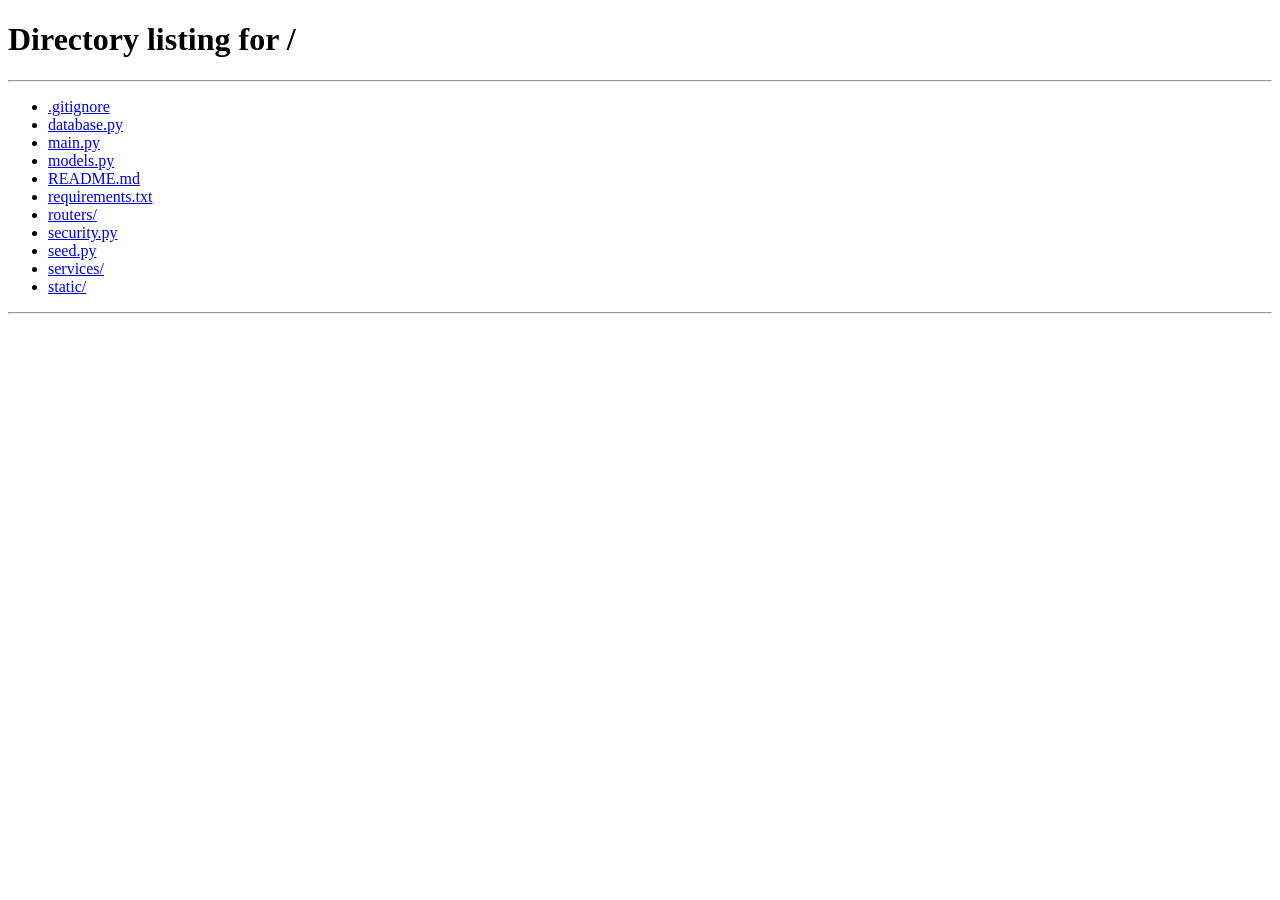
<file: static/index.html>
<!DOCTYPE html>
<html lang="tr">
<head>
  <meta charset="UTF-8">
  <meta name="viewport" content="width=device-width, initial-scale=1.0">
  <title>SubWatch — Panel</title>
  <link rel="icon" type="image/png" href="/static/favicon.png">
  <link rel="stylesheet" href="/static/style.css">
</head>
<body>
  <header class="topbar">
    <div class="brand">
      <img src="/static/favicon.png" alt="SubWatch logosu" class="brand-logo">
      <div>
        <h1>SubWatch</h1>
        <p>Aboneliklerini tek yerden takip et</p>
      </div>
    </div>
    <div class="user-box">
      <span>Merhaba, <strong id="userName">…</strong></span>
      <button class="danger" id="logoutBtn">Çıkış yap</button>
    </div>
  </header>

  <main>
    <!-- Özet kartları -->
    <section class="stats">
      <div class="stat"><span>Aylık toplam</span><strong id="statMonthly">–</strong></div>
      <div class="stat"><span>Yıllık toplam</span><strong id="statYearly">–</strong></div>
      <div class="stat">
        <span>Bütçe durumu</span><strong id="statBudget">–</strong>
        <div class="bar"><div id="budgetBar"></div></div>
      </div>
      <div class="stat"><span>Aktif abonelik</span><strong id="statCount">–</strong></div>
    </section>

    <div class="columns">
      <section class="card">
        <h2>💡 Akıllı öneriler</h2>
        <ul id="insightList" class="list"></ul>
      </section>
      <section class="card">
        <h2>📅 Önümüzdeki 7 gün</h2>
        <ul id="upcomingList" class="list"></ul>
      </section>
    </div>

    <!-- Abonelik listesi -->
    <section class="card">
      <div class="card-head">
        <h2>Aboneliklerim</h2>
        <span class="muted" id="rateInfo"></span>
      </div>
      <table>
        <thead>
          <tr><th>Servis</th><th>Kategori</th><th>Fiyat</th><th>Döngü</th><th>Sonraki ödeme</th><th></th></tr>
        </thead>
        <tbody id="subTable"></tbody>
      </table>
    </section>

    <!-- Yeni abonelik formu -->
    <section class="card">
      <h2>+ Abonelik ekle</h2>
      <form id="subForm" class="form-grid">
        <label>Servis adı<input name="service_name" placeholder="Netflix" required></label>
        <label>Kategori
          <select name="category">
            <option value="entertainment">Eğlence</option>
            <option value="music">Müzik</option>
            <option value="cloud">Bulut</option>
            <option value="productivity">Verimlilik</option>
            <option value="education">Eğitim</option>
            <option value="gaming">Oyun</option>
            <option value="shopping">Alışveriş</option>
            <option value="other">Diğer</option>
          </select>
        </label>
        <label>Fiyat<input name="price" type="number" min="0.01" step="0.01" required></label>
        <label>Para birimi
          <select name="currency"><option>TRY</option><option>USD</option><option>EUR</option></select>
        </label>
        <label>Döngü
          <select name="billing_cycle">
            <option value="monthly">Aylık</option>
            <option value="yearly">Yıllık</option>
          </select>
        </label>
        <label>Sonraki ödeme<input name="next_payment_date" type="date" required></label>
        <label class="check"><input name="is_trial" type="checkbox"> Deneme sürümü</label>
        <label>Deneme bitişi<input name="trial_end_date" type="date"></label>
        <div class="form-actions"><button type="submit">Ekle</button></div>
      </form>
    </section>
  </main>

  <div id="toast" class="toast"></div>
  <script src="/static/app.js?v=3"></script>
</body>
</html>
</file>
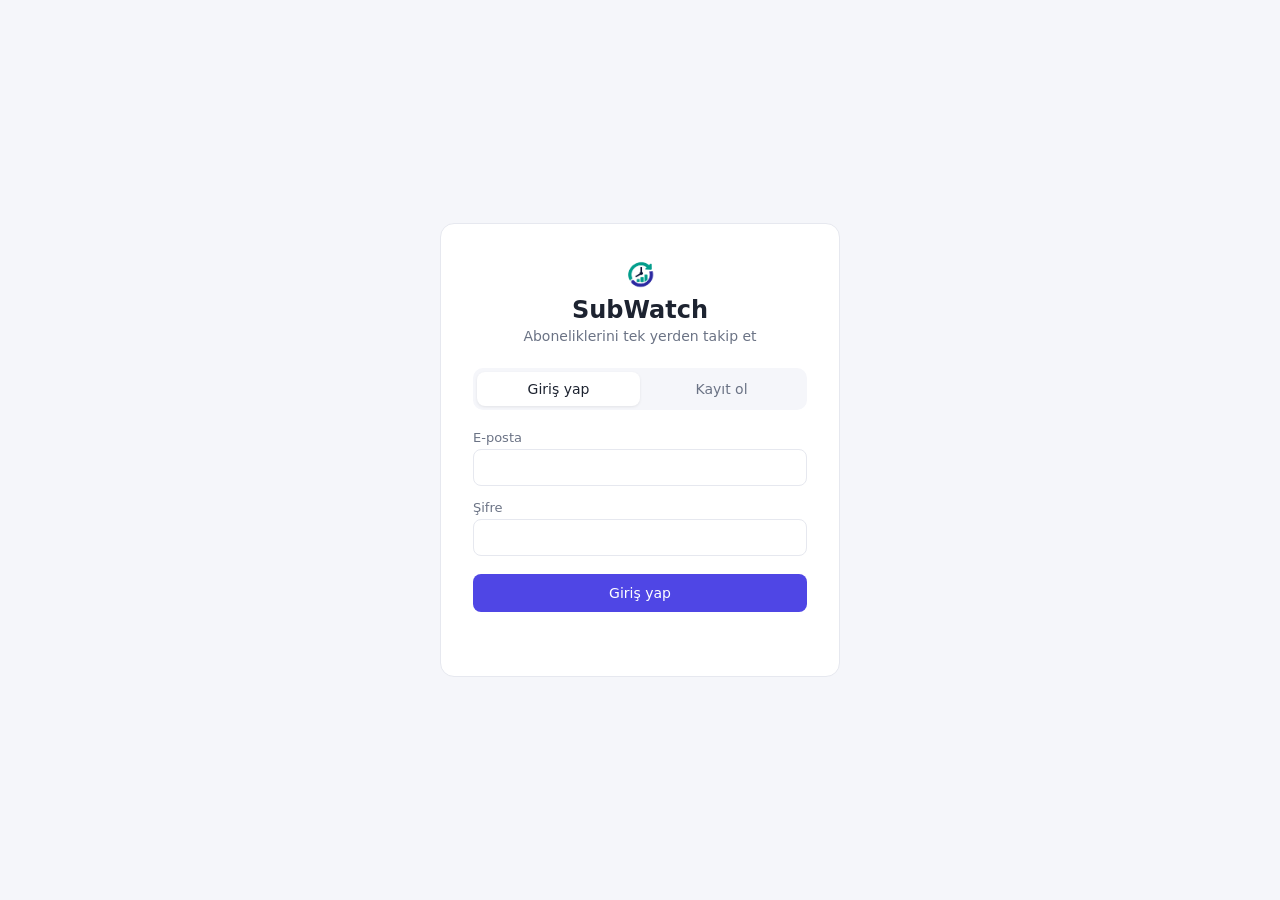
<file: static/login.html>
<!DOCTYPE html>
<html lang="tr">
<head>
  <meta charset="UTF-8">
  <meta name="viewport" content="width=device-width, initial-scale=1.0">
  <title>SubWatch — Giriş</title>
  <link rel="icon" type="image/png" href="/static/favicon.png">
  <link rel="stylesheet" href="/static/style.css">
</head>
<body>
  <div class="auth-page">
    <div class="auth-card">
      <div class="auth-brand">
        <img src="/static/favicon.png" alt="SubWatch logosu" class="brand-logo">
        <h1>SubWatch</h1>
        <p>Aboneliklerini tek yerden takip et</p>
      </div>

      <div class="tabs">
        <button type="button" id="tabLogin" class="active">Giriş yap</button>
        <button type="button" id="tabRegister">Kayıt ol</button>
      </div>

      <form id="loginForm" class="auth-form">
        <label>E-posta<input name="email" type="email" required></label>
        <label>Şifre<input name="password" type="password" required></label>
        <button type="submit">Giriş yap</button>
      </form>

      <form id="registerForm" class="auth-form hidden">
        <label>Ad Soyad<input name="name" required></label>
        <label>E-posta<input name="email" type="email" required></label>
        <label>Şifre (en az 6 karakter)<input name="password" type="password" minlength="6" required></label>
        <label>Aylık abonelik bütçen (TL)<input name="monthly_budget" type="number" min="0" value="1000" required></label>
        <button type="submit">Kayıt ol</button>
      </form>

      <p id="error" class="error"></p>
      
    </div>
  </div>
  <script src="/static/login.js"></script>
</body>
</html>
</file>
<file: static/style.css>
:root {
  --bg: #f5f6fa;
  --card: #ffffff;
  --text: #1d2330;
  --muted: #6b7385;
  --line: #e6e8ef;
  --primary: #4f46e5;
  --danger: #dc2626;
  --warning: #d97706;
  --info: #2563eb;
  --success: #16a34a;
  --radius: 14px;
}

* { box-sizing: border-box; }

body {
  margin: 0;
  font-family: system-ui, -apple-system, "Segoe UI", Roboto, sans-serif;
  background: var(--bg);
  color: var(--text);
}

.hidden { display: none !important; }
.muted { color: var(--muted); font-size: 13px; }

/* ---------- Form elemanları ---------- */
label { display: grid; gap: 4px; font-size: 13px; color: var(--muted); }
label.check { display: flex; align-items: center; gap: 6px; padding-bottom: 10px; }

input, select {
  padding: 10px 12px;
  border: 1px solid var(--line);
  border-radius: 8px;
  font: inherit;
  color: var(--text);
  background: #fff;
}
input:focus, select:focus { outline: 2px solid var(--primary); outline-offset: -1px; }

button {
  padding: 9px 14px;
  border: none;
  border-radius: 8px;
  background: var(--primary);
  color: #fff;
  font: inherit;
  font-size: 14px;
  cursor: pointer;
}
button:hover { opacity: .9; }
button.ghost { background: transparent; color: var(--primary); border: 1px solid var(--line); }
button.small { padding: 5px 10px; font-size: 13px; }
button.danger { background: transparent; color: var(--danger); border: 1px solid var(--line); }

/* ---------- Giriş sayfası ---------- */
.auth-page { min-height: 100vh; display: grid; place-items: center; padding: 24px; }
.auth-card {
  width: 100%;
  max-width: 400px;
  background: var(--card);
  border: 1px solid var(--line);
  border-radius: var(--radius);
  padding: 32px;
}
.auth-brand { text-align: center; margin-bottom: 24px; }
.auth-brand .logo { font-size: 40px; color: var(--primary); }
.auth-brand h1 { margin: 4px 0; font-size: 24px; }
.auth-brand p { margin: 0; color: var(--muted); font-size: 14px; }

.tabs { display: flex; background: var(--bg); padding: 4px; border-radius: 10px; margin-bottom: 20px; }
.tabs button { flex: 1; background: transparent; color: var(--muted); }
.tabs button.active { background: #fff; color: var(--text); box-shadow: 0 1px 3px rgba(0,0,0,.08); }

.auth-form { display: grid; gap: 14px; }
.auth-form button[type="submit"] { width: 100%; padding: 11px; margin-top: 4px; }
.error { color: var(--danger); font-size: 14px; min-height: 20px; margin: 12px 0 0; text-align: center; }
.hint { text-align: center; font-size: 13px; color: var(--muted); margin-top: 16px; }

/* ---------- Panel (index.html) ---------- */
.topbar {
  display: flex;
  justify-content: space-between;
  align-items: center;
  flex-wrap: wrap;
  gap: 12px;
  padding: 18px 32px;
  background: var(--card);
  border-bottom: 1px solid var(--line);
}
.brand { display: flex; align-items: center; gap: 12px; }
.brand .logo { font-size: 32px; color: var(--primary); }
.brand h1 { margin: 0; font-size: 22px; }
.brand p { margin: 0; color: var(--muted); font-size: 13px; }
.user-box { display: flex; align-items: center; gap: 12px; }
.user-box strong { font-size: 14px; }

main { max-width: 1100px; margin: 0 auto; padding: 24px; display: grid; gap: 20px; }

.card { background: var(--card); border: 1px solid var(--line); border-radius: var(--radius); padding: 20px; }
.card h2 { margin: 0 0 14px; font-size: 17px; }
.card-head { display: flex; justify-content: space-between; align-items: baseline; }

.stats { display: grid; grid-template-columns: repeat(4, 1fr); gap: 16px; }
.stat { background: var(--card); border: 1px solid var(--line); border-radius: var(--radius); padding: 16px 18px; }
.stat span { color: var(--muted); font-size: 13px; }
.stat strong { display: block; font-size: 24px; margin-top: 6px; }
.bar { height: 6px; background: var(--line); border-radius: 99px; margin-top: 10px; overflow: hidden; }
.bar div { height: 100%; width: 0; background: var(--success); transition: width .4s; }
.bar div.over { background: var(--danger); }

.columns { display: grid; grid-template-columns: 1.4fr 1fr; gap: 20px; }

.list { list-style: none; margin: 0; padding: 0; display: grid; gap: 8px; }
.list li { padding: 10px 12px; border-radius: 10px; background: var(--bg); border-left: 4px solid var(--line); font-size: 14px; }
.list li.danger { border-color: var(--danger); }
.list li.warning { border-color: var(--warning); }
.list li.info { border-color: var(--info); }
.list li.success { border-color: var(--success); }
.list .row { display: flex; justify-content: space-between; gap: 8px; }

table { width: 100%; border-collapse: collapse; font-size: 14px; }
th { text-align: left; color: var(--muted); font-weight: 500; padding: 8px; border-bottom: 1px solid var(--line); }
td { padding: 10px 8px; border-bottom: 1px solid var(--line); }
td.actions { text-align: right; white-space: nowrap; }
.tag { background: var(--bg); padding: 2px 8px; border-radius: 99px; font-size: 12px; color: var(--muted); }
.tag.trial { background: #fef3c7; color: var(--warning); }

.form-grid { display: grid; grid-template-columns: repeat(4, 1fr); gap: 12px; align-items: end; }
.form-actions { display: flex; justify-content: flex-end; }

.toast {
  position: fixed; bottom: 24px; right: 24px;
  background: var(--text); color: #fff;
  padding: 12px 18px; border-radius: 10px;
  opacity: 0; transform: translateY(10px);
  transition: all .25s; pointer-events: none;
}
.toast.show { opacity: 1; transform: none; }

@media (max-width: 800px) {
  .stats, .form-grid { grid-template-columns: repeat(2, 1fr); }
  .columns { grid-template-columns: 1fr; }
}

/*logo---------------*/
.brand-logo {
    width: 36px;
    height: 36px;
    object-fit: contain;
    vertical-align: middle;
}
</file>
